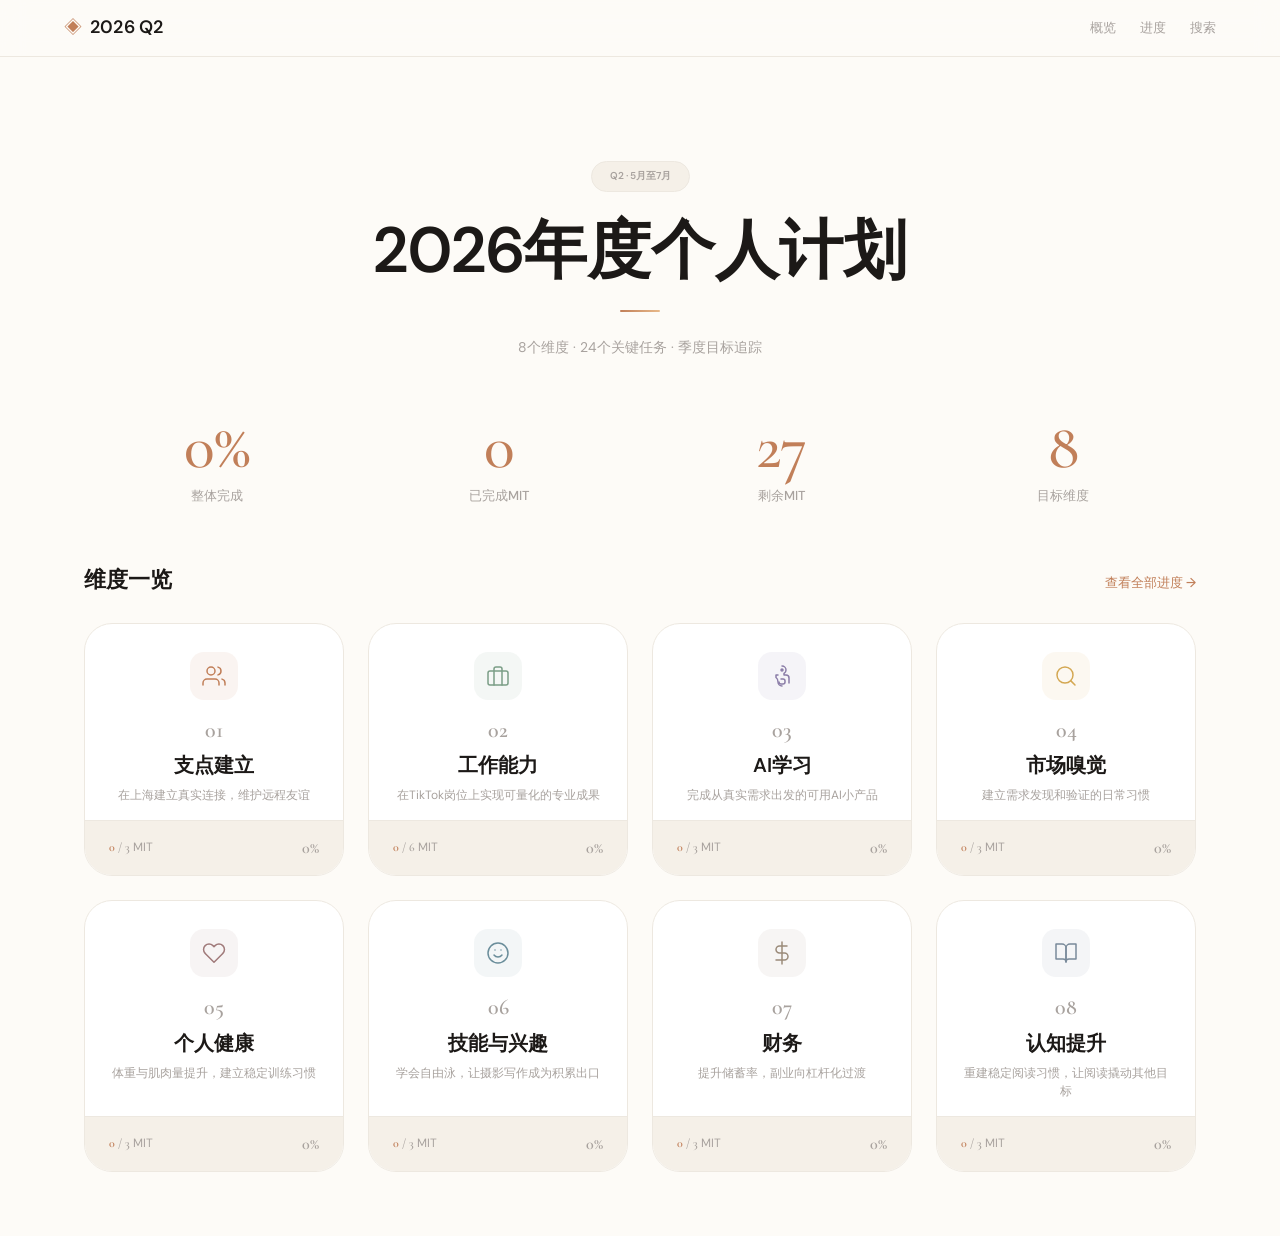
<file: index.html>
<!DOCTYPE html>
<html lang="zh-CN">
<head>
  <meta charset="UTF-8">
  <meta name="viewport" content="width=device-width, initial-scale=1.0">
  <title>2026 Q2 个人计划</title>
  <link rel="preconnect" href="https://fonts.googleapis.com">
  <link rel="preconnect" href="https://fonts.gstatic.com" crossorigin>
  <link href="https://fonts.googleapis.com/css2?family=Cormorant+Garamond:ital,wght@0,300;0,400;0,600;0,700;1,300;1,400&family=DM+Sans:ital,wght@0,300;0,400;0,500;0,600;1,300&family=JetBrains+Mono:wght@300;400;500&display=swap" rel="stylesheet">
  <link rel="stylesheet" href="style.css">
</head>
<body>
  <div id="app"></div>
  <script type="module" src="app.js"></script>
</body>
</html>
</file>
<file: style.css>
/* ============================================
   2026 Q2 PLAN — EDITORIAL DESIGN SYSTEM
   Aesthetic: Warm Minimal Luxury / Editorial
   ============================================ */

/* --- Google Fonts --- */
@import url('https://fonts.googleapis.com/css2?family=Cormorant+Garamond:ital,wght@0,400;0,600;0,700;1,400&family=DM+Sans:ital,wght@0,300;0,400;0,500;0,600;1,300&family=JetBrains+Mono:wght@300;400;500&display=swap');

/* --- Design Tokens --- */
:root {
  --bg: #FDFBF7;
  --fg: #1C1917;
  --muted: #A8A29E;
  --accent: #C17F59;
  --accent-light: rgba(193, 127, 89, 0.08);
  --accent-border: rgba(193, 127, 89, 0.2);
  --card: #FFFFFF;
  --border: #EDE8E0;
  --surface: #F5F0E8;
  --gradient-1: #C17F59;
  --gradient-2: #E8B98A;

  /* All text → DM Sans (non-serif). Cormorant only used explicitly on .en-serif */
  --font-body: 'DM Sans', -apple-system, sans-serif;
  --font-display: 'DM Sans', -apple-system, sans-serif;
  --font-mono: 'JetBrains Mono', monospace;

  /* Spacing */
  --space-xs: 4px;
  --space-sm: 8px;
  --space-md: 16px;
  --space-lg: 24px;
  --space-xl: 40px;
  --space-2xl: 64px;

  /* Radius */
  --radius-sm: 6px;
  --radius-md: 12px;
  --radius-lg: 20px;
  --radius-xl: 28px;

  /* Shadows */
  --shadow-sm: 0 1px 3px rgba(28,25,23,0.06);
  --shadow-md: 0 4px 16px rgba(28,25,23,0.08);
  --shadow-lg: 0 12px 40px rgba(28,25,23,0.12);
}

/* Pure English / numbers -> Cormorant Garamond (serif) for design accent */
.en-serif {
  font-family: 'Cormorant Garamond', Georgia, serif;
  font-weight: 600;
}

.en-serif,
.stat-value.en-serif {
  font-family: 'Cormorant Garamond', Georgia, serif !important;
}

/* --- Reset --- */
*, *::before, *::after { margin: 0; padding: 0; box-sizing: border-box; }

html {
  scroll-behavior: smooth;
}

body {
  font-family: var(--font-body);
  background: var(--bg);
  color: var(--fg);
  min-height: 100vh;
  line-height: 1.65;
  -webkit-font-smoothing: antialiased;
  -moz-osx-font-smoothing: grayscale;
}

::selection {
  background: var(--accent);
  color: #fff;
}

::-webkit-scrollbar {
  width: 6px;
}
::-webkit-scrollbar-track {
  background: var(--bg);
}
::-webkit-scrollbar-thumb {
  background: var(--border);
  border-radius: 3px;
}
::-webkit-scrollbar-thumb:hover {
  background: var(--muted);
}

/* --- Navigation --- */
.site-nav {
  position: sticky;
  top: 0;
  z-index: 100;
  background: rgba(253, 251, 247, 0.88);
  backdrop-filter: blur(12px);
  -webkit-backdrop-filter: blur(12px);
  border-bottom: 1px solid var(--border);
}

.nav-inner {
  max-width: 1200px;
  margin: 0 auto;
  padding: 0 var(--space-lg);
  height: 56px;
  display: flex;
  align-items: center;
  justify-content: space-between;
}

.nav-brand {
  display: flex;
  align-items: center;
  gap: var(--space-sm);
  text-decoration: none;
  color: var(--fg);
}

.nav-brand-mark {
  font-size: 18px;
  color: var(--accent);
  font-style: normal;
}

.nav-brand-text {
  font-family: var(--font-body);
  font-size: 18px;
  font-weight: 600;
  letter-spacing: 0.01em;
}

.nav-links {
  display: flex;
  gap: var(--space-lg);
}

.nav-link {
  font-size: 13px;
  font-weight: 500;
  color: var(--muted);
  text-decoration: none;
  transition: color 0.2s;
  padding: 4px 0;
  border-bottom: 1.5px solid transparent;
}

.nav-link:hover {
  color: var(--fg);
}

.nav-link[href="#/"+window.location.hash.slice(1)],
.nav-link.active {
  color: var(--accent);
  border-bottom-color: var(--accent);
}

/* --- Layout --- */
.container {
  max-width: 1160px;
  margin: 0 auto;
  padding: var(--space-xl) var(--space-lg);
}

main.container {
  padding-top: var(--space-xl);
  padding-bottom: var(--space-2xl);
}

/* --- Hero Section --- */
.hero {
  text-align: center;
  padding: var(--space-2xl) 0 var(--space-xl);
}

.hero-badge {
  display: inline-block;
  font-size: 10px;
  font-weight: 600;
  text-transform: uppercase;
  color: var(--muted);
  background: var(--surface);
  border: 1px solid var(--border);
  padding: 6px 18px;
  border-radius: 100px;
  margin-bottom: var(--space-lg);
}

.hero h1 {
  font-family: var(--font-body);
  font-size: clamp(36px, 6vw, 64px);
  font-weight: 600;
  line-height: 1.1;
  color: var(--fg);
  margin-bottom: var(--space-md);
}

.hero-line {
  width: 40px;
  height: 2px;
  background: linear-gradient(90deg, var(--gradient-1), var(--gradient-2));
  margin: var(--space-lg) auto;
  border-radius: 2px;
}

.hero-subtitle {
  font-size: 14px;
  color: var(--muted);
  font-weight: 400;
}

/* --- Stats Row --- */
.stats-row {
  display: grid;
  grid-template-columns: repeat(4, 1fr);
  gap: var(--space-md);
  margin-bottom: var(--space-xl);
}

@media (max-width: 640px) {
  .stats-row { grid-template-columns: repeat(2, 1fr); }
}

.stat-card {
  padding: var(--space-md) var(--space-lg);
  text-align: center;
}

.stat-value {
  font-size: 64px;
  font-weight: 500;
  color: var(--accent);
  line-height: 1;
  margin-bottom: 6px;
  letter-spacing: -0.02em;
}

.stat-label {
  font-size: 13px;
  color: var(--muted);
  text-transform: uppercase;
  font-weight: 500;
}

/* --- Section Header Row --- */
.section-header-row {
  display: flex;
  align-items: baseline;
  justify-content: space-between;
  margin-bottom: var(--space-lg);
  gap: var(--space-md);
}

.section-heading {
  font-family: var(--font-body);
  font-size: 22px;
  font-weight: 600;
  color: var(--fg);
}

.view-all-link {
  font-size: 13px;
  color: var(--accent);
  text-decoration: none;
  font-weight: 500;
  transition: opacity 0.2s;
}

.view-all-link:hover {
  opacity: 0.7;
}

/* --- Dimensions Grid --- */
.dimensions-grid {
  display: grid;
  grid-template-columns: repeat(auto-fill, minmax(260px, 1fr));
  gap: var(--space-lg);
}

.dimension-card {
  background: var(--card);
  border: 1px solid var(--border);
  border-radius: var(--radius-xl);
  overflow: hidden;
  cursor: pointer;
  transition: all 0.4s cubic-bezier(0.4, 0, 0.2, 1);
  position: relative;
  opacity: 0;
  transform: translateY(20px);
  display: flex;
  flex-direction: column;
}

.dimension-card.revealed {
  animation: cardReveal 0.5s cubic-bezier(0.4, 0, 0.2, 1) forwards;
  animation-delay: var(--delay, 0ms);
}

@keyframes cardReveal {
  to { opacity: 1; transform: translateY(0); }
}

.dimension-card:hover {
  transform: translateY(-4px);
  box-shadow: var(--shadow-lg);
}

.card-icon {
  width: 48px;
  height: 48px;
  margin: 28px auto 12px;
  display: flex;
  align-items: center;
  justify-content: center;
  border-radius: 14px;
  transition: transform 0.3s;
}

.dimension-card:hover .card-icon {
  transform: scale(1.08);
}

.card-number {
  text-align: center;
  font-family: 'Cormorant Garamond', Georgia, serif;
  font-size: 22px;
  color: var(--muted);
  margin-bottom: 4px;
}

.card-title {
  font-family: var(--font-body);
  font-size: 20px;
  font-weight: 600;
  color: var(--fg);
  text-align: center;
  padding: 0 var(--space-lg);
  line-height: 1.3;
}

.card-subtitle {
  font-size: 12px;
  color: var(--muted);
  text-align: center;
  padding: 8px var(--space-lg) 16px;
  line-height: 1.5;
}

.card-footer {
  padding: 14px var(--space-lg);
  border-top: 1px solid var(--border);
  display: flex;
  justify-content: space-between;
  align-items: center;
  font-size: 12px;
  color: var(--muted);
  background: var(--surface);
  margin-top: auto;
}

.card-stats .done {
  color: var(--accent);
  font-weight: 600;
}

.card-percent {
  font-family: 'Cormorant Garamond', Georgia, serif;
  font-size: 16px;
  font-weight: 600;
}

/* --- Back Button --- */
.back-btn {
  display: inline-flex;
  align-items: center;
  gap: 6px;
  color: var(--muted);
  text-decoration: none;
  font-size: 13px;
  padding: 6px 0;
  margin-bottom: var(--space-lg);
  transition: color 0.2s;
}

.back-btn:hover {
  color: var(--accent);
}

.back-btn svg {
  width: 15px;
  height: 15px;
  transition: transform 0.2s;
}

.back-btn:hover svg {
  transform: translateX(-2px);
}

/* --- Detail Header --- */
.detail-header {
  display: flex;
  justify-content: space-between;
  align-items: center;
  flex-wrap: wrap;
  gap: var(--space-md);
  margin-bottom: var(--space-xl);
}

/* --- Detail Title Section --- */
.detail-title-section {
  background: var(--card);
  border: 1px solid var(--border);
  border-radius: var(--radius-xl);
  padding: var(--space-lg);
  margin-bottom: var(--space-lg);
  position: relative;
  overflow: hidden;
}

.detail-title-section::before {
  content: '';
  position: absolute;
  top: 0;
  left: 0;
  right: 0;
  height: 3px;
  background: var(--accent, var(--gradient-1));
  opacity: 0.7;
}

.detail-top-row {
  display: flex;
  align-items: stretch;
  gap: var(--space-lg);
  margin-bottom: var(--space-lg);
}

.detail-left {
  display: flex;
  align-items: center;
  flex-shrink: 0;
}

.detail-icon-num {
  display: flex;
  flex-direction: column;
  align-items: center;
  gap: 8px;
}

.detail-icon-num svg {
  width: 36px;
  height: 36px;
}

.detail-dim-number {
  font-family: 'Cormorant Garamond', Georgia, serif;
  font-size: 22px;
}

.detail-title-group {
  display: flex;
  flex-direction: column;
  justify-content: center;
  flex: 1;
}

.detail-title {
  font-family: var(--font-body);
  font-size: clamp(20px, 3vw, 30px);
  font-weight: 600;
  line-height: 1.2;
  color: var(--fg);
  margin-bottom: 4px;
}

.detail-subtitle {
  font-size: 13px;
  color: var(--muted);
  line-height: 1.4;
}

.detail-progress {
  display: flex;
  align-items: center;
  gap: var(--space-lg);
  flex-shrink: 0;
}

.progress-ring {
  display: flex;
  flex-direction: column;
  align-items: center;
  gap: 6px;
}

.progress-ring-svg {
  width: 72px;
  height: 72px;
  transform: rotate(-90deg);
}

.progress-ring-circle-bg {
  fill: none;
  stroke: var(--border);
  stroke-width: 5;
}

.progress-ring-circle {
  fill: none;
  stroke-width: 5;
  stroke-linecap: round;
  transition: stroke-dasharray 0.6s cubic-bezier(0.4, 0, 0.2, 1);
}

.progress-text {
  font-family: 'Cormorant Garamond', Georgia, serif;
  font-size: 18px;
  font-weight: 600;
}

.progress-stats {
  display: flex;
  flex-direction: column;
  align-items: flex-start;
  gap: 2px;
}

.progress-stats .stat {
  font-family: var(--font-body);
  font-size: 28px;
  font-weight: 600;
  line-height: 1;
  color: var(--fg);
}

.stat-value {
  color: var(--accent);
}

.stat-total {
  color: var(--muted);
  font-size: 18px;
}

.progress-stats .stat-label {
  font-size: 11px;
  margin-top: 4px;
}

/* --- Editable Sections --- */
.detail-content {
  display: grid;
  grid-template-columns: repeat(auto-fit, minmax(300px, 1fr));
  gap: var(--space-lg);
  margin-bottom: var(--space-lg);
}

.editable-section {
  background: var(--card);
  border: 1px solid var(--border);
  border-radius: var(--radius-lg);
  overflow: hidden;
  transition: border-color 0.2s, box-shadow 0.2s;
}

.editable-section:focus-within {
  border-color: var(--accent-border);
  box-shadow: 0 0 0 3px var(--accent-light);
}

.editable-section h3 {
  font-size: 20px;
  font-weight: 600;
  color: var(--muted);
  padding: 16px var(--space-lg) 12px;
  background: var(--surface);
  border-bottom: 1px solid var(--border);
  font-family: var(--font-body);
  letter-spacing: 0;
}

.editable-field {
  padding: var(--space-lg);
  font-size: 14px;
  line-height: 1.75;
  color: #7A746D;
  min-height: 80px;
  outline: none;
  cursor: text;
  word-wrap: break-word;
  overflow-wrap: break-word;
  white-space: pre-wrap;
  transition: background 0.2s;
}

.editable-field:hover {
  background: var(--accent-light);
}

.editable-field:focus {
  background: var(--accent-light);
}

/* --- MIT List --- */
.detail-mits {
  background: var(--card);
  border: 1px solid var(--border);
  border-radius: var(--radius-lg);
  padding: var(--space-lg);
  margin-bottom: var(--space-lg);
}

.detail-mits h3 {
  font-family: var(--font-body);
  font-size: 20px;
  font-weight: 600;
  margin-bottom: var(--space-lg);
  color: var(--fg);
  display: flex;
  align-items: center;
  gap: var(--space-sm);
}

.mit-list {
  list-style: none;
}

.mit-item {
  display: flex;
  align-items: flex-start;
  gap: var(--space-md);
  padding: 14px 0;
  border-bottom: 1px solid var(--border);
  transition: background 0.15s;
}

.mit-item:last-child {
  border-bottom: none;
}

.mit-checkbox {
  appearance: none;
  width: 18px;
  height: 18px;
  border: 1.5px solid var(--border);
  border-radius: 4px;
  cursor: pointer;
  position: relative;
  flex-shrink: 0;
  margin-top: 2px;
  transition: all 0.2s;
  background: transparent;
}

.mit-checkbox:hover {
  border-color: var(--accent);
}

.mit-checkbox:checked {
  background: var(--accent);
  border-color: var(--accent);
}

.mit-checkbox:checked::after {
  content: '';
  position: absolute;
  left: 4px;
  top: 1px;
  width: 5px;
  height: 9px;
  border: solid #fff;
  border-width: 0 1.5px 1.5px 0;
  transform: rotate(45deg);
}

.mit-checkbox-label {
  display: flex;
  align-items: flex-start;
  gap: var(--space-md);
  cursor: pointer;
  flex: 1;
}

.mit-text {
  flex: 1;
  font-size: 14px;
  line-height: 1.65;
  color: var(--fg);
  padding: 2px 6px;
  border-radius: 4px;
  transition: background 0.15s;
}

.mit-text:hover {
  background: var(--accent-light);
}

.mit-checkbox:checked + .mit-text {
  text-decoration: line-through;
  color: var(--muted);
}

/* --- Progress Row --- */
.progress-row {
  display: flex;
  align-items: center;
  gap: var(--space-md);
  margin-top: var(--space-lg);
  padding-top: var(--space-lg);
  border-top: 1px solid var(--border);
}

.progress-bar {
  flex: 1;
  height: 3px;
  background: var(--border);
  border-radius: 2px;
  overflow: hidden;
}

.progress-fill {
  height: 100%;
  border-radius: 2px;
  transition: width 0.5s cubic-bezier(0.4, 0, 0.2, 1);
}

/* --- Dimension Navigation --- */
.dim-nav {
  display: flex;
  justify-content: space-between;
  align-items: center;
  padding-top: var(--space-lg);
  border-top: 1px solid var(--border);
  gap: var(--space-md);
}

.home-btn {
  display: inline-flex;
  align-items: center;
  gap: 6px;
  color: var(--fg);
  text-decoration: none;
  font-size: 13px;
  font-weight: 500;
  padding: 8px 16px;
  border: 1px solid var(--border);
  border-radius: var(--radius-sm);
  transition: all 0.2s;
  background: var(--card);
}

.home-btn:hover {
  background: var(--accent);
  color: #fff;
  border-color: var(--accent);
}

.dim-counter {
  font-family: var(--font-mono);
  font-size: 12px;
  color: var(--muted);
}

.dimension-nav {
  display: flex;
  align-items: center;
  gap: var(--space-sm);
}

.nav-btn {
  display: inline-flex;
  align-items: center;
  gap: 4px;
  padding: 7px 14px;
  background: var(--card);
  border: 1px solid var(--border);
  border-radius: var(--radius-sm);
  color: var(--fg);
  text-decoration: none;
  font-size: 12px;
  font-weight: 500;
  transition: all 0.2s;
}

.nav-btn:hover {
  background: var(--accent);
  color: #fff;
  border-color: var(--accent);
}

.nav-separator {
  color: var(--border);
  font-size: 14px;
}

/* --- Overall Progress Page --- */
.overall-progress {
  display: grid;
  grid-template-columns: auto 1fr;
  gap: var(--space-xl);
  background: var(--card);
  border: 1px solid var(--border);
  border-radius: var(--radius-xl);
  padding: var(--space-xl);
  margin-bottom: var(--space-xl);
  align-items: center;
}

@media (max-width: 600px) {
  .overall-progress {
    grid-template-columns: 1fr;
    text-align: center;
  }
}

.overall-score {
  position: relative;
  display: flex;
  align-items: center;
  justify-content: center;
}

.overall-circle {
  transform: rotate(-90deg);
}

.circle-bg {
  fill: none;
  stroke: var(--border);
  stroke-width: 10;
}

.circle-progress {
  fill: none;
  stroke: var(--accent);
  stroke-width: 10;
  stroke-linecap: round;
  transition: stroke-dasharray 1s cubic-bezier(0.4, 0, 0.2, 1);
}

.overall-icon {
  position: absolute;
  font-size: 28px;
  color: var(--accent);
}

.overall-right {
  display: flex;
  flex-direction: column;
  gap: var(--space-md);
}

.overall-percentage {
  font-family: var(--font-body);
  font-size: 56px;
  font-weight: 600;
  color: var(--accent);
  line-height: 1;
  letter-spacing: -0.03em;
}

.overall-label {
  font-size: 14px;
  color: var(--muted);
}

.overall-stats {
  font-size: 15px;
  color: var(--fg);
  font-weight: 400;
}

.overall-stats strong {
  color: var(--accent);
  font-family: var(--font-mono);
}

.progress-legend {
  display: flex;
  gap: var(--space-lg);
  padding: var(--space-md);
  background: var(--surface);
  border-radius: var(--radius-sm);
  flex-wrap: wrap;
}

.legend-item {
  display: flex;
  align-items: center;
  gap: 6px;
  font-size: 12px;
  color: var(--muted);
}

.dot {
  width: 8px;
  height: 8px;
  border-radius: 50%;
}
.dot.completed { background: #7B9E87; }
.dot.in-progress { background: var(--accent); }
.dot.pending { background: var(--border); }

/* --- Progress List --- */
.progress-list {
  display: flex;
  flex-direction: column;
  gap: var(--space-md);
}

.progress-item {
  background: var(--card);
  border: 1px solid var(--border);
  border-radius: var(--radius-lg);
  padding: var(--space-lg);
  transition: all 0.3s cubic-bezier(0.4, 0, 0.2, 1);
  cursor: pointer;
}

.progress-item:hover {
  border-color: var(--accent-border);
  transform: translateY(-2px);
  box-shadow: var(--shadow-sm);
}

.progress-item-header {
  display: flex;
  justify-content: space-between;
  align-items: center;
  margin-bottom: var(--space-md);
  flex-wrap: wrap;
  gap: var(--space-sm);
}

.progress-dimension-name {
  font-family: var(--font-body);
  font-size: 17px;
  font-weight: 600;
  color: var(--fg);
  display: flex;
  align-items: center;
}

.progress-status {
  font-size: 11px;
  font-weight: 600;
  padding: 3px 10px;
  border-radius: 100px;
  letter-spacing: 0.03em;
}

.progress-status.completed {
  background: rgba(123, 158, 135, 0.15);
  color: #5A7A5F;
}

.progress-status.in-progress {
  background: var(--accent-light);
  color: var(--accent);
}

.progress-status.pending {
  background: var(--surface);
  color: var(--muted);
}

.progress-bar-large {
  height: 4px;
  background: var(--border);
  border-radius: 2px;
  overflow: hidden;
}

.progress-fill-large {
  height: 100%;
  border-radius: 2px;
  transition: width 1s cubic-bezier(0.4, 0, 0.2, 1);
}

.progress-meta {
  display: flex;
  justify-content: space-between;
  align-items: center;
  margin-top: var(--space-sm);
  font-size: 12px;
  color: var(--muted);
}

/* --- Search Page --- */
.search-header {
  text-align: center;
  margin-bottom: var(--space-xl);
}

.search-header h1 {
  font-family: var(--font-body);
  font-size: 40px;
  font-weight: 600;
  margin-bottom: var(--space-sm);
}

.search-box {
  max-width: 640px;
  margin: 0 auto var(--space-xl);
}

.search-input-wrap {
  position: relative;
  display: flex;
  align-items: center;
}

.search-icon {
  position: absolute;
  left: 16px;
  color: var(--muted);
  pointer-events: none;
}

.search-input {
  width: 100%;
  padding: 14px 16px 14px 48px;
  font-family: var(--font-body);
  font-size: 15px;
  border: 1.5px solid var(--border);
  border-radius: var(--radius-md);
  background: var(--card);
  color: var(--fg);
  outline: none;
  transition: border-color 0.2s, box-shadow 0.2s;
}

.search-input:focus {
  border-color: var(--accent);
  box-shadow: 0 0 0 3px var(--accent-light);
}

.search-input::placeholder {
  color: var(--muted);
}

.search-results-list {
  max-width: 800px;
  margin: 0 auto;
  display: flex;
  flex-direction: column;
  gap: var(--space-md);
}

.search-result-item {
  background: var(--card);
  border: 1px solid var(--border);
  border-radius: var(--radius-lg);
  padding: var(--space-lg);
  cursor: pointer;
  transition: all 0.25s cubic-bezier(0.4, 0, 0.2, 1);
}

.search-result-item:hover {
  border-color: var(--accent-border);
  transform: translateY(-2px);
  box-shadow: var(--shadow-sm);
}

.search-result-header {
  display: flex;
  align-items: center;
  gap: var(--space-sm);
  margin-bottom: var(--space-sm);
}

.search-result-icon {
  width: 32px;
  height: 32px;
  display: flex;
  align-items: center;
  justify-content: center;
  background: var(--surface);
  border-radius: 8px;
  color: var(--muted);
}

.search-result-type {
  font-size: 10px;
  color: var(--accent);
  font-weight: 600;
  text-transform: uppercase;
  letter-spacing: 0.08em;
  padding: 2px 8px;
  background: var(--accent-light);
  border-radius: 4px;
}

.search-result-title {
  font-family: var(--font-body);
  font-size: 18px;
  font-weight: 600;
  color: var(--fg);
}

.search-result-content {
  font-size: 13px;
  color: var(--fg);
  line-height: 1.65;
  margin-top: var(--space-sm);
  padding: var(--space-md);
  background: var(--surface);
  border-radius: var(--radius-sm);
  border-left: 3px solid var(--accent);
}

.search-result-content strong {
  display: block;
  font-size: 10px;
  font-weight: 600;
  text-transform: uppercase;
  letter-spacing: 0.08em;
  color: var(--muted);
  margin-bottom: 4px;
}

.search-result-content mark {
  background: rgba(193, 127, 89, 0.2);
  color: var(--accent);
  padding: 0 2px;
  border-radius: 2px;
}

.search-no-results,
.search-tips {
  text-align: center;
  padding: var(--space-xl);
  color: var(--muted);
  font-size: 14px;
}

/* --- Not Found --- */
.not-found {
  text-align: center;
  padding: var(--space-2xl);
  color: var(--muted);
  font-size: 16px;
}

/* --- Responsive --- */
@media (max-width: 768px) {
  .container {
    padding: var(--space-lg) var(--space-md);
  }

  .nav-inner {
    padding: 0 var(--space-md);
  }

  .nav-links {
    gap: var(--space-md);
  }

  .hero {
    padding: var(--space-xl) 0 var(--space-lg);
  }

  .hero h1 {
    font-size: 32px;
  }

  .detail-header {
    flex-direction: column;
    align-items: flex-start;
  }

  .dimension-nav {
    width: 100%;
    justify-content: space-between;
  }

  .detail-title-section {
    padding: var(--space-lg);
  }

  .detail-title {
    font-size: 28px;
  }

  .detail-content {
    grid-template-columns: 1fr;
  }

  .overall-progress {
    padding: var(--space-lg);
    gap: var(--space-lg);
  }

  .overall-percentage {
    font-size: 40px;
  }

  .dim-nav {
    flex-direction: column;
    gap: var(--space-sm);
  }

  .dim-nav .home-btn {
    width: 100%;
    justify-content: center;
  }
}

@media (max-width: 480px) {
  .nav-brand-text {
    display: none;
  }

  .stats-row {
    grid-template-columns: repeat(2, 1fr);
    gap: var(--space-sm);
  }

  .stat-card {
    padding: var(--space-md);
  }

  .stat-value {
    font-size: 24px;
  }

  .dimensions-grid {
    grid-template-columns: 1fr;
  }

  .detail-progress {
    flex-direction: column;
    gap: var(--space-lg);
  }
}
</file>
